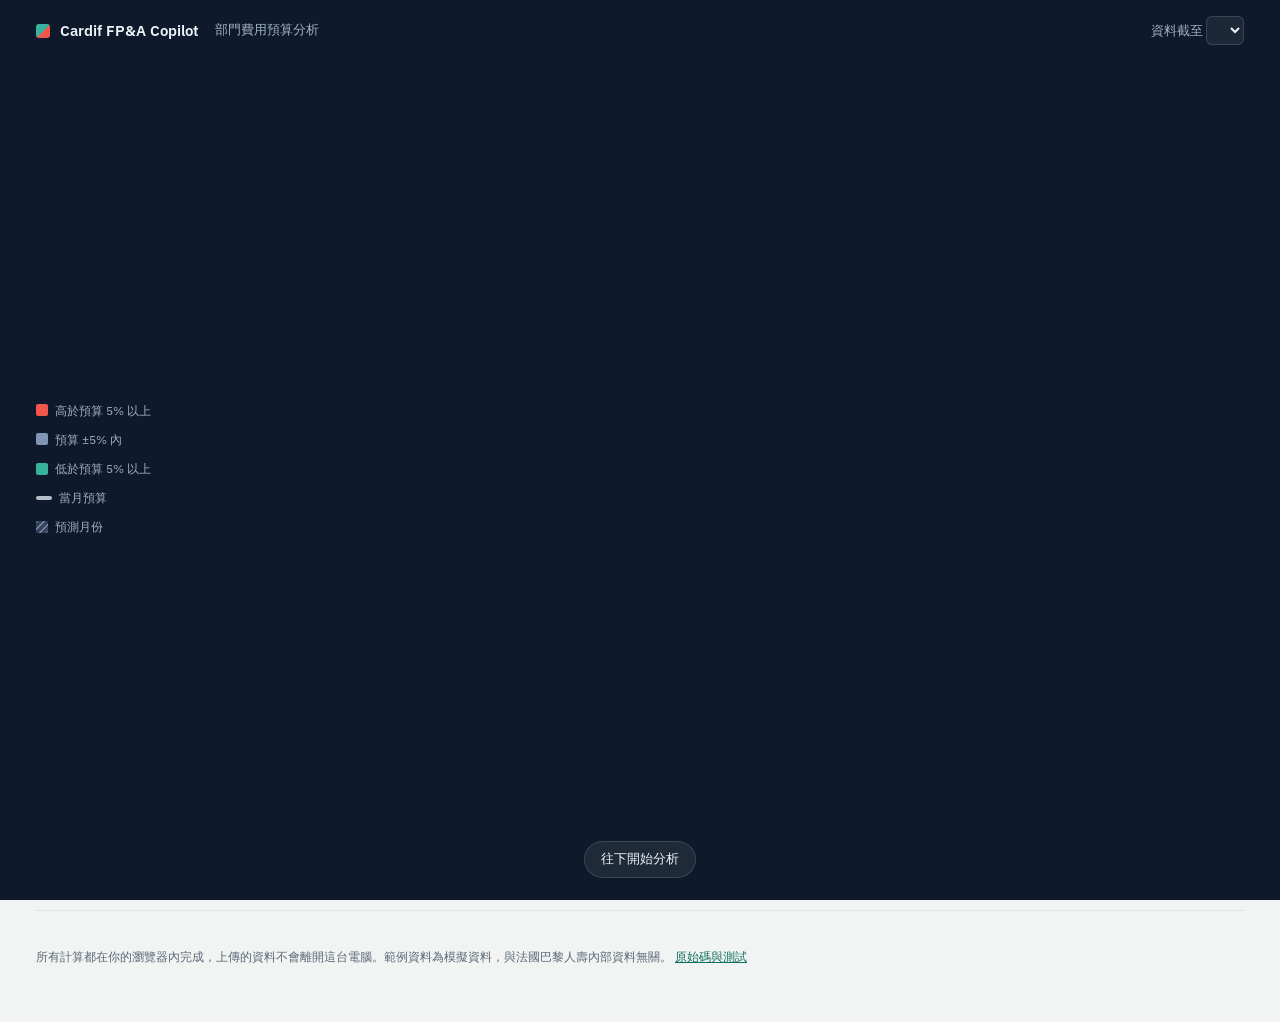
<file: index.html>
<!doctype html>
<html lang="zh-Hant"><head><meta charset="utf-8"><title>Cardif FP&A Copilot</title>
<meta http-equiv="refresh" content="0; url=docs/"><link rel="canonical" href="docs/"></head>
<body><p>前往 <a href="docs/">Cardif FP&amp;A Copilot</a>…</p></body></html>
</file>
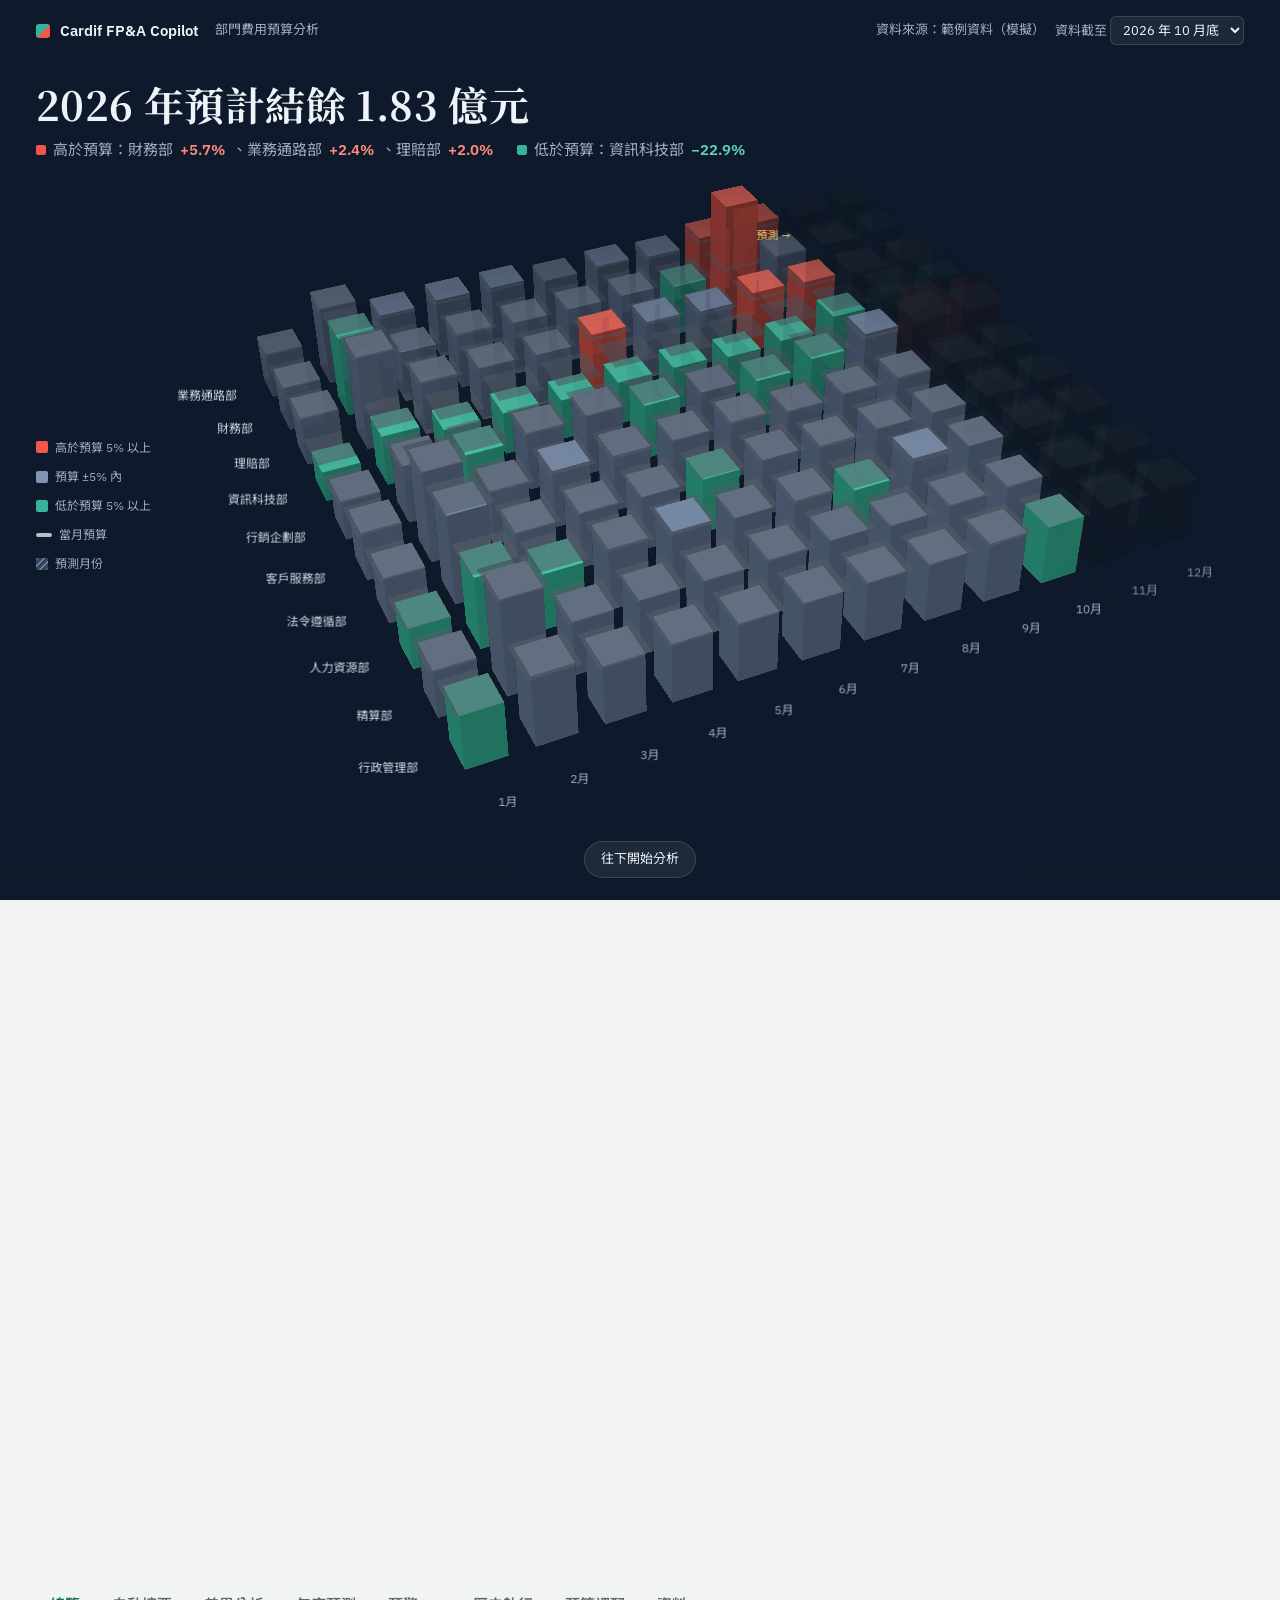
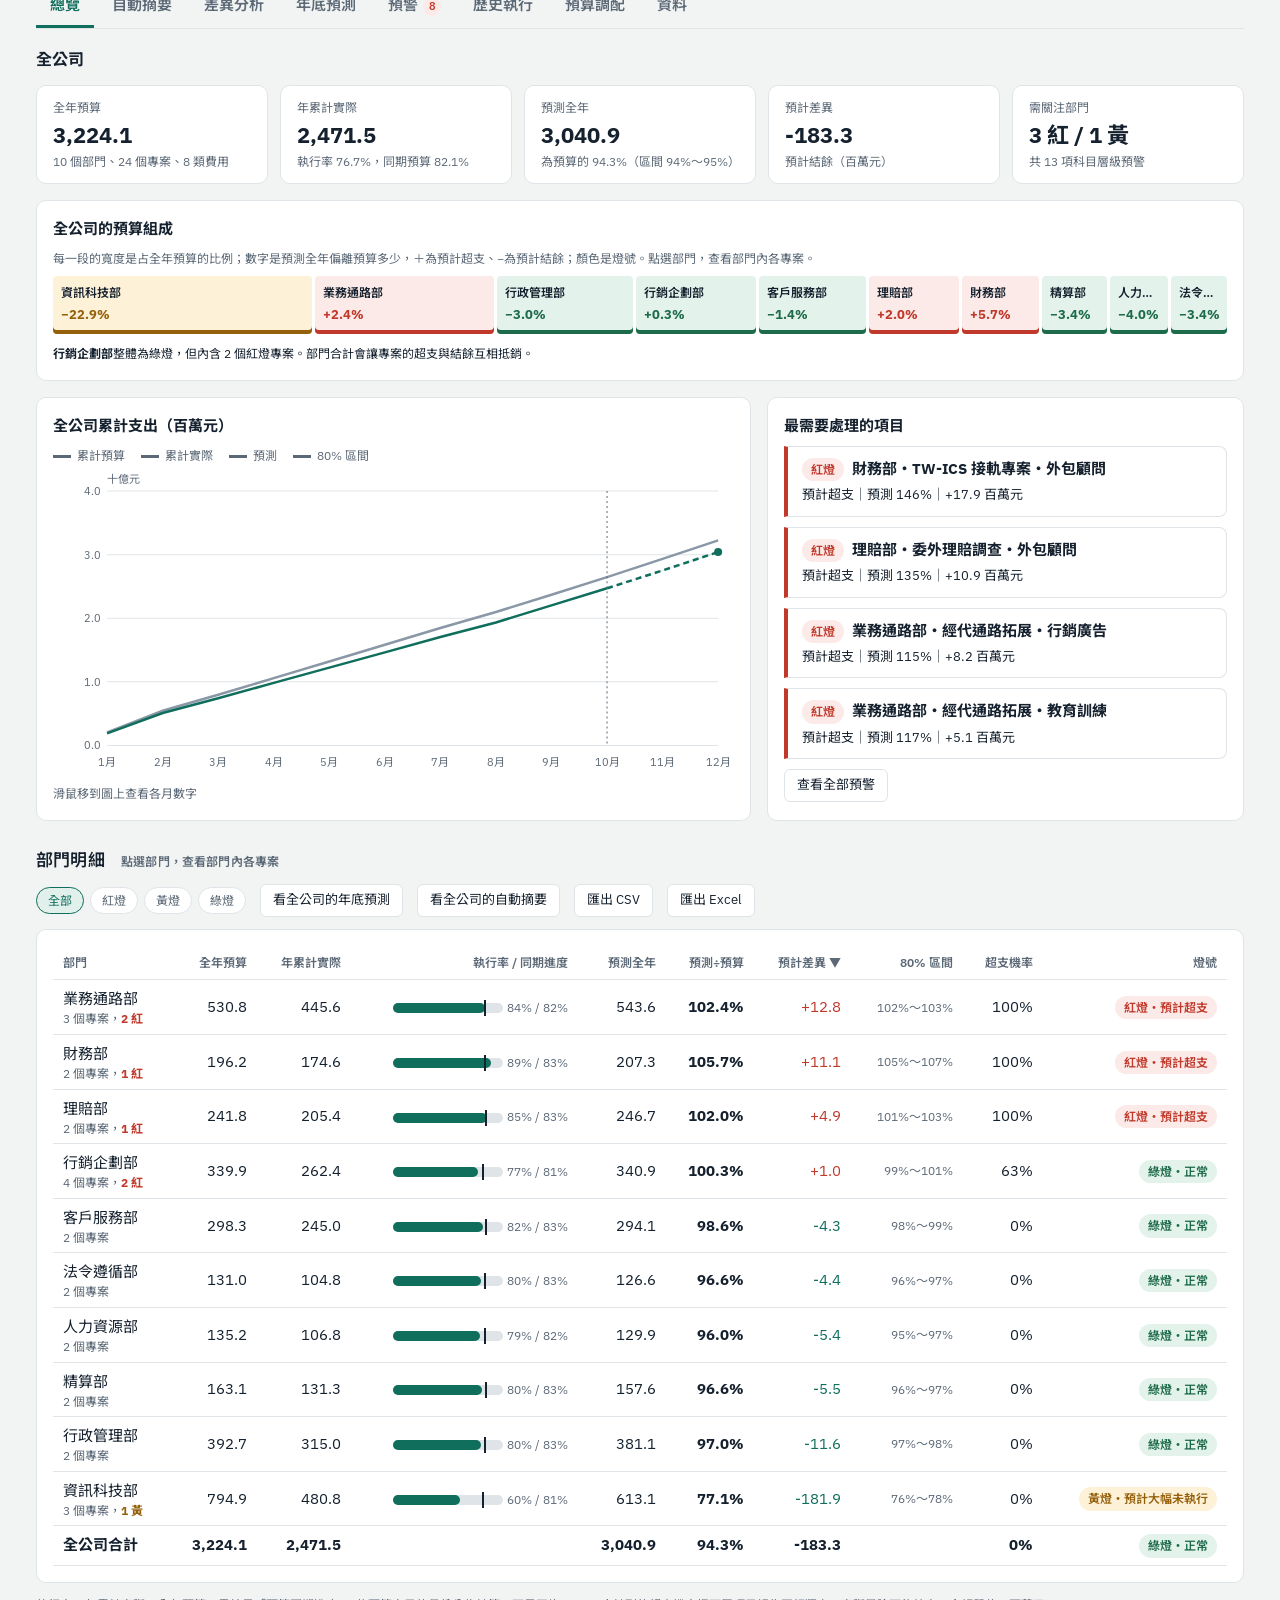
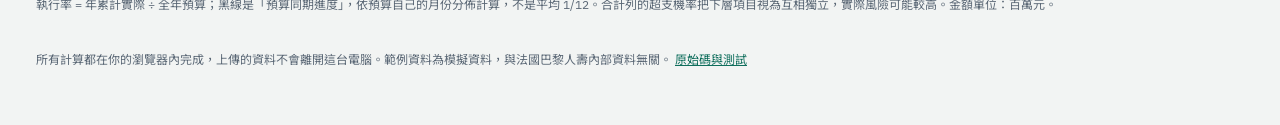
<file: docs/index.html>
<!doctype html>
<html lang="zh-Hant">
<head>
<meta charset="utf-8">
<meta name="viewport" content="width=device-width, initial-scale=1">
<title>Cardif FP&A Copilot｜預算分析與差異分析工具</title>
<meta name="description" content="部門費用預算追蹤、差異分析、年底預測、預警與預算調配。可載入範例資料或上傳自己的預算與實際數。">
<link rel="preconnect" href="https://fonts.googleapis.com">
<link rel="preconnect" href="https://fonts.gstatic.com" crossorigin>
<link href="https://fonts.googleapis.com/css2?family=IBM+Plex+Sans:wght@400;500;600&family=Noto+Sans+TC:wght@400;500;700&family=Noto+Serif+TC:wght@600;700&display=swap" rel="stylesheet">
<link rel="stylesheet" href="vendor/lenis.css">
<link rel="stylesheet" href="css/app.css">
</head>
<body>
<header class="hero" id="hero">
  <div class="hero-bar wrap">
    <div class="brand"><span class="brand-mark" aria-hidden="true"></span>Cardif FP&amp;A Copilot<span class="brand-sub">部門費用預算分析</span></div>
    <div class="ctrl">
      <span id="source"></span>
      <label>資料截至 <select id="asof"></select></label>
    </div>
  </div>
  <div class="hero-copy wrap">
    <h1 class="hero-title" id="hero-title"></h1>
    <p class="hero-sub" id="hero-sub"></p>
  </div>
  <div class="hero-stage wrap">
    <ul class="hero-legend" aria-label="圖例">
      <li><i class="sw over"></i>高於預算 5% 以上</li>
      <li><i class="sw mid"></i>預算 ±5% 內</li>
      <li><i class="sw under"></i>低於預算 5% 以上</li>
      <li><i class="sw plate"></i>當月預算</li>
      <li><i class="sw fc"></i>預測月份</li>
    </ul>
    <div class="field-wrap">
      <canvas id="field" aria-label="各部門每月支出與預算的立體圖"></canvas>
      <div class="field-labels" id="field-labels" aria-hidden="true"></div>
      <div class="field-tip" id="field-tip" hidden></div>
    </div>
    <button class="scroll-cue" id="cue" type="button">往下開始分析</button>
  </div>
</header>

<div class="wrap tool">
  <nav id="nav" aria-label="功能"></nav>
  <main id="view"></main>
  <footer>
    所有計算都在你的瀏覽器內完成，上傳的資料不會離開這台電腦。範例資料為模擬資料，與法國巴黎人壽內部資料無關。
    <a id="repo" href="https://github.com/S10414/InsurHack">原始碼與測試</a>
  </footer>
</div>
<script src="vendor/gsap.min.js"></script>
<script src="vendor/ScrollTrigger.min.js"></script>
<script src="vendor/lenis.min.js"></script>
<script src="vendor/xlsx.mini.min.js"></script>
<script src="js/sample-data.js"></script>
<script src="js/data.js"></script>
<script src="js/engine.js"></script>
<script src="js/summary.js"></script>
<script src="js/charts.js"></script>
<script src="js/field.js"></script>
<script src="js/flow.js"></script>
<script src="js/scene3d.js"></script>
<script src="js/motion.js"></script>
<script src="js/app.js"></script>
</body>
</html>
</file>
<file: docs/vendor/lenis.css>
html.lenis,
html.lenis body {
  height: auto;
}

.lenis:not(.lenis-autoToggle).lenis-stopped {
  overflow: clip;
}

.lenis [data-lenis-prevent],
.lenis [data-lenis-prevent-wheel],
.lenis [data-lenis-prevent-touch],
.lenis [data-lenis-prevent-vertical],
.lenis [data-lenis-prevent-horizontal] {
  overscroll-behavior: contain;
}

.lenis.lenis-smooth iframe {
  pointer-events: none;
}

.lenis.lenis-autoToggle {
  transition-property: overflow;
  transition-duration: 1ms;
  transition-behavior: allow-discrete;
}
</file>
<file: docs/css/app.css>
:root{
  /* paper + ledger ink: cool neutrals, one teal for "on plan", coral/amber reserved for risk */
  --bg:#f2f4f3;--card:#ffffff;--ink:#15212e;--mute:#5b6876;--line:#dfe4e8;--accent:#0f6e5c;--accent-soft:#e2f0ec;--budget:#8a97a6;
  --red:#c0392b;--red-bg:#fbeae7;--amber:#94600a;--amber-bg:#fdf1d8;--green:#1d6b4b;--green-bg:#e3f2ea;--info:#285c97;--info-bg:#e7eff8;
  --hero:#0e1a2b;--hero-ink:#eef3f8;--hero-mute:#9fb0c4;--hero-line:rgba(159,176,196,.22);
  --f-ui:"IBM Plex Sans","Noto Sans TC","PingFang TC","Microsoft JhengHei",sans-serif;
  --f-display:"Noto Serif TC","Songti TC",serif;
}
@media (prefers-color-scheme:dark){:root{
  --bg:#0f1720;--card:#16202b;--ink:#e6ecf2;--mute:#9aa8b6;--line:#26323f;--accent:#40c2a2;--accent-soft:#14332c;--budget:#8a97a6;
  --red:#ff8a7a;--red-bg:#3a1f1c;--amber:#f2bf5e;--amber-bg:#372b12;--green:#7fd3a8;--green-bg:#15302a;--info:#8db6ea;--info-bg:#172739}}
*{box-sizing:border-box}
body{margin:0;background:var(--bg);color:var(--ink);font:15px/1.6 var(--f-ui);font-variant-numeric:tabular-nums}
.wrap{max-width:1240px;margin:0 auto;padding:0 16px}
.tool{padding-bottom:56px}
.top{display:flex;gap:16px;align-items:center;justify-content:space-between;flex-wrap:wrap;padding:18px 0 8px}
.top h1{font-size:21px;margin:0}
.top .sub{color:var(--mute);font-size:13px}
.ctrl{display:flex;gap:10px;align-items:center;flex-wrap:wrap;font-size:13px;color:var(--mute)}
nav{display:flex;gap:4px;flex-wrap:wrap;border-bottom:1px solid var(--line);margin:8px 0 18px;position:sticky;top:0;background:var(--bg);z-index:5;padding-top:4px}
nav button{font:inherit;background:none;border:0;border-bottom:3px solid transparent;color:var(--mute);padding:8px 14px;cursor:pointer;font-weight:600}
nav button:hover{color:var(--ink)}
nav button.on{color:var(--accent);border-color:var(--accent)}
nav .badge{display:inline-block;min-width:18px;padding:0 5px;margin-left:5px;border-radius:9px;background:var(--red-bg);color:var(--red);font-size:11px;text-align:center}
h2{font-size:17px;margin:26px 0 10px}
h3{font-size:15px;margin:0 0 8px}
.card,.kpi{background:var(--card);border:1px solid var(--line);border-radius:10px}
.card{padding:16px}
.kpis{display:grid;grid-template-columns:repeat(auto-fit,minmax(180px,1fr));gap:12px;margin-bottom:16px}
.kpi{padding:12px 16px}.kpi .l{font-size:12px;color:var(--mute)}.kpi .v{font-size:22px;font-weight:700;font-variant-numeric:tabular-nums}.kpi .n{font-size:12px;color:var(--mute)}
.grid2{display:grid;grid-template-columns:3fr 2fr;gap:16px}
.grid2e{display:grid;grid-template-columns:1fr 1fr;gap:16px}
@media(max-width:900px){.grid2,.grid2e{grid-template-columns:1fr}}
.tw{overflow-x:auto}
table{border-collapse:collapse;width:100%;font-variant-numeric:tabular-nums}
th,td{padding:7px 10px;text-align:right;border-bottom:1px solid var(--line);white-space:nowrap}
th{font-size:12px;color:var(--mute);font-weight:600;user-select:none}
th.s{cursor:pointer}th.s:hover{color:var(--ink)}
th:first-child,td:first-child{text-align:left}
td.l,th.l{text-align:left}
tr.click{cursor:pointer}tr.click:hover{background:var(--accent-soft)}tr.sel{background:var(--accent-soft)}
tfoot td{font-weight:700}
.pill{display:inline-block;padding:2px 9px;border-radius:999px;font-size:12px;font-weight:600}
.pill.red{background:var(--red-bg);color:var(--red)}.pill.amber{background:var(--amber-bg);color:var(--amber)}.pill.green{background:var(--green-bg);color:var(--green)}.pill.info{background:var(--info-bg);color:var(--info)}
.tag{display:inline-block;padding:1px 7px;margin:1px 3px 1px 0;border-radius:4px;background:var(--info-bg);color:var(--info);font-size:12px}
.pos{color:var(--red)}.neg{color:var(--accent)}
.bar{position:relative;width:110px;height:10px;background:var(--line);border-radius:5px;display:inline-block;vertical-align:middle}
.bar i{position:absolute;left:0;top:0;bottom:0;border-radius:5px;background:var(--accent)}
.bar b{position:absolute;top:-3px;bottom:-3px;width:2px;background:var(--ink)}
.legend{display:flex;gap:16px;flex-wrap:wrap;font-size:12px;color:var(--mute);margin:2px 0 8px}
.legend span::before{content:"";display:inline-block;width:18px;border-top:3px solid;margin-right:6px;vertical-align:middle}
.lg-b::before{border-color:var(--budget)}.lg-a::before{border-color:var(--accent)}.lg-f::before{border-color:var(--accent);border-top-style:dashed}.lg-band::before{border-color:var(--accent-soft);border-top-width:8px}
svg text{fill:var(--mute);font-size:11px}
.tip{font-size:12px;color:var(--mute);min-height:20px;margin-top:4px}
.small{font-size:12px;color:var(--mute)}
.row{display:flex;gap:14px;flex-wrap:wrap;align-items:center;margin-bottom:12px;font-size:13px}
.row label{display:flex;gap:6px;align-items:center;color:var(--mute)}
select,input[type=number],input[type=file]{font:inherit;font-size:13px;color:var(--ink);background:var(--card);border:1px solid var(--line);border-radius:6px;padding:4px 8px}
input[type=number]{width:96px}
input[type=range]{width:240px;accent-color:var(--accent)}
button.btn{font:inherit;font-size:13px;border:1px solid var(--line);background:var(--card);color:var(--ink);border-radius:6px;padding:5px 12px;cursor:pointer}
button.btn:hover{border-color:var(--accent)}
button.pri{background:var(--accent);color:#fff;border-color:var(--accent)}
.chips{display:flex;gap:6px;flex-wrap:wrap}
.chip{font:inherit;font-size:12px;border:1px solid var(--line);background:var(--card);color:var(--mute);border-radius:999px;padding:3px 11px;cursor:pointer}
.chip.on{background:var(--accent-soft);color:var(--accent);border-color:var(--accent)}
.alert{border-left:4px solid var(--line);padding:10px 14px;margin-bottom:10px;background:var(--card);border-radius:0 8px 8px 0;border:1px solid var(--line);border-left-width:4px}
.alert.red{border-left-color:var(--red)}.alert.amber{border-left-color:var(--amber)}.alert.info{border-left-color:var(--info)}
.alert .t{font-weight:700}.alert .t .pill{margin-right:8px}
.alert .x{color:var(--mute);font-size:14px;margin-top:2px}
.alert .a{font-size:13px;margin-top:4px}
.note{background:var(--info-bg);color:var(--info);border-radius:8px;padding:8px 12px;font-size:13px;margin-bottom:12px}
.warn{background:var(--amber-bg);color:var(--amber);border-radius:8px;padding:8px 12px;font-size:13px;margin-bottom:8px}
.empty{padding:30px;text-align:center;color:var(--mute)}
.hl{font-weight:700}
footer{margin-top:36px;color:var(--mute);font-size:12px}
a{color:var(--accent)}
.big{font-size:26px;font-weight:700;font-variant-numeric:tabular-nums}
.drop{border:2px dashed var(--line);border-radius:10px;padding:18px;text-align:center}
@media print{nav,.ctrl,.btn{display:none}}
td.nw{white-space:normal;min-width:280px;max-width:460px}

/* ---------------------------------------------------------------- hero */
.hero{position:relative;background:var(--hero);color:var(--hero-ink);height:100vh;height:100svh;min-height:620px;display:flex;flex-direction:column;overflow:hidden}
.hero::after{content:"";position:absolute;left:0;right:0;bottom:0;height:90px;background:linear-gradient(to bottom,rgba(14,26,43,0),var(--hero));pointer-events:none}
.hero-bar{display:flex;justify-content:space-between;align-items:center;gap:12px;flex-wrap:wrap;width:100%;padding-top:16px;padding-bottom:8px;position:relative;z-index:3}
.brand{font-weight:600;font-size:15px;display:flex;align-items:center;gap:10px}
.brand-mark{width:14px;height:14px;border-radius:3px;background:linear-gradient(135deg,#36b39a 0 50%,#f0574a 50% 100%)}
.brand-sub{color:var(--hero-mute);font-weight:400;font-size:13px;margin-left:6px}
.hero .ctrl{color:var(--hero-mute)}
.hero select{background:rgba(255,255,255,.06);color:var(--hero-ink);border-color:var(--hero-line)}
.hero select option{color:#15212e}
.hero-copy{position:relative;z-index:3;width:100%;padding-top:3vh}
/* one line at every width: the size follows the viewport and the line never wraps */
.hero-title{font-family:var(--f-display);font-weight:700;font-size:clamp(19px,4.6vw,40px);line-height:1.2;letter-spacing:.01em;margin:0;white-space:nowrap}
/* one-line subtitle: which departments are forecast above / below budget */
.hero-sub{margin:8px 0 0;font-size:clamp(12px,1.25vw,15px);color:var(--hero-mute);white-space:nowrap;overflow:hidden;text-overflow:ellipsis}
.hero-sub .grp{display:inline-flex;align-items:center;gap:7px}
.hero-sub .grp + .grp{margin-left:1.6em}
.hero-sub b{font-weight:600;font-variant-numeric:tabular-nums}
.hero-sub .over b{color:#ff8a7a}.hero-sub .under b{color:#5fd3b7}
.hero-sub .sw{width:10px;height:10px}
.hero-title .ln{display:block;overflow:hidden;padding-bottom:.06em}
.hero-title .ln > span{display:inline-block}
.hero-title b{font-family:inherit;font-weight:inherit;font-variant-numeric:lining-nums;letter-spacing:inherit}
.hero-legend{list-style:none;padding:0;margin:0;display:flex;flex-direction:column;gap:10px;font-size:12px;color:var(--hero-mute);align-self:center;z-index:3}
.hero-legend li{display:flex;align-items:center;gap:7px}
.sw{display:inline-block;width:12px;height:12px;border-radius:2px}
.sw.over{background:#f0574a}.sw.mid{background:#8094b3}.sw.under{background:#36b39a}
.sw.plate{height:4px;width:16px;background:rgba(238,245,255,.75)}
.sw.fc{background:repeating-linear-gradient(135deg,rgba(128,148,179,.9) 0 2px,rgba(128,148,179,.35) 2px 5px)}
/* field below the headline, legend in its own column beside the field */
.hero-stage{position:relative;width:100%;flex:1;min-height:300px;display:grid;grid-template-columns:auto minmax(0,1fr);grid-template-rows:minmax(0,1fr);
  gap:18px;padding-top:1vh;padding-bottom:60px}
.field-wrap{position:relative;min-height:260px}
#field{position:absolute;inset:0;width:100%;height:100%;display:block;touch-action:pan-y}
.field-labels{position:absolute;inset:0;pointer-events:none;z-index:2}
.field-labels span{position:absolute;left:0;top:0;white-space:nowrap;font-size:12px;color:var(--hero-mute);will-change:transform}
.field-labels .fl-row{color:#c9d5e3}
.field-labels .fl-month.f{color:#7f8fa5}
.field-labels .fl-today{color:#f2cf73;font-size:11px}
.field-tip{position:absolute;left:0;top:0;z-index:4;pointer-events:none;background:rgba(9,17,29,.92);border:1px solid var(--hero-line);border-radius:8px;padding:8px 11px;font-size:12px;line-height:1.55;color:var(--hero-ink);min-width:190px;box-shadow:0 8px 24px rgba(0,0,0,.35)}
.field-tip .pos{color:#ff8a7a}.field-tip .neg{color:#5fd3b7}
.scroll-cue{position:absolute;left:50%;bottom:22px;transform:translateX(-50%);z-index:5;font:inherit;font-size:13px;color:var(--hero-ink);background:rgba(255,255,255,.07);border:1px solid var(--hero-line);border-radius:999px;padding:7px 16px;cursor:pointer}
.scroll-cue:hover{background:rgba(255,255,255,.14)}
.no-webgl .hero{height:auto;min-height:0;padding-bottom:36px}
.no-webgl .hero-stage,.no-webgl .hero-legend{display:none}
:focus-visible{outline:2px solid var(--accent);outline-offset:2px}
.hero :focus-visible{outline-color:#f2cf73}

/* ---------------------------------------------------------------- tool chrome */
nav{background:var(--bg);margin-top:0;padding-top:10px}
nav button{font-family:var(--f-ui)}
h2{font-weight:600;letter-spacing:.01em}
@media (max-width:640px){
  .hero{min-height:560px}
  .hero-stage{grid-template-columns:minmax(0,1fr);grid-template-rows:auto minmax(0,1fr);gap:10px;padding-top:12px}
  .hero-legend{flex-direction:row;flex-wrap:wrap;gap:6px 14px;align-self:start;font-size:11px}
  .hero-sub{font-size:12px}.hero-sub .grp{gap:5px}.hero-sub .grp + .grp{margin-left:1em}
  .brand-sub{display:none}
  .field-labels span{font-size:10px}
}

.nw{white-space:nowrap}

/* ---------- drill-down: breadcrumb, budget composition strip, two-line name cells */
.crumbs{display:flex;flex-wrap:wrap;align-items:center;gap:6px;font-size:14px;margin:0 0 12px;color:var(--mute)}
.crumbs button{font:inherit;background:none;border:0;padding:2px 0;color:var(--accent);cursor:pointer;text-decoration:underline;text-underline-offset:3px;text-decoration-color:color-mix(in srgb,var(--accent) 40%,transparent)}
.crumbs button:hover{text-decoration-color:var(--accent)}
.crumbs span{color:var(--ink);font-weight:700;font-size:16px}
.crumbs i{font-style:normal;color:var(--budget)}
.strip-card{margin-bottom:16px}
.strip{display:flex;gap:3px;height:58px}
.seg{font:inherit;min-width:0;display:flex;flex-direction:column;justify-content:space-between;align-items:flex-start;text-align:left;
  padding:7px 8px 9px;border:0;border-radius:4px;cursor:pointer;color:var(--ink);background:var(--green-bg);box-shadow:inset 0 -4px 0 var(--green);overflow:hidden}
.seg.amber{background:var(--amber-bg);box-shadow:inset 0 -4px 0 var(--amber)}
.seg.red{background:var(--red-bg);box-shadow:inset 0 -4px 0 var(--red)}
.seg:hover,.seg:focus-visible{outline:2px solid var(--ink);outline-offset:-2px}
.seg .nm{font-size:12px;font-weight:600;white-space:nowrap;overflow:hidden;text-overflow:ellipsis;max-width:100%}
.seg .rt{font-size:13px;font-weight:700;font-variant-numeric:tabular-nums}
.seg.red .rt{color:var(--red)}.seg.amber .rt{color:var(--amber)}.seg.green .rt{color:var(--green)}
.hidden-risk{margin:10px 0 0;color:var(--ink)}
td .nm{display:block}
td .sub{display:block;font-size:12px;color:var(--mute);line-height:1.3}
.amb{color:var(--amber)}
:focus-visible{outline:2px solid var(--accent);outline-offset:2px}
@media(max-width:600px){.strip{height:50px}.seg{padding:5px 6px 8px}.seg .nm{font-size:11px}}
@media(max-width:600px){.kpis{grid-template-columns:1fr 1fr;gap:8px}.kpi{padding:10px 12px}.kpi .v{font-size:19px}}

/* reallocation flow: same dark stage as the hero so the colours mean the same thing */
.flow-card{background:var(--hero);color:var(--hero-ink);border-radius:10px;padding:14px 16px 12px;margin:6px 0 8px}
.flow-head{display:flex;justify-content:space-between;align-items:center;gap:12px;flex-wrap:wrap}
.flow-head h3{margin:0;color:var(--hero-ink)}
.flow-ctl{display:flex;align-items:center;gap:12px;flex-wrap:wrap;font-size:12px;color:var(--hero-mute)}
.flow-ctl label{display:flex;align-items:center;gap:6px}
.flow-ctl input[type=range]{width:150px;accent-color:#36b39a}
.flow-card .btn{background:rgba(255,255,255,.07);color:var(--hero-ink);border-color:var(--hero-line)}
.flow-wrap{position:relative;height:clamp(320px,52vh,520px);margin-top:6px}
.flow-wrap canvas{position:absolute;inset:0;width:100%;height:100%;display:block}
.flow-labels .fw-bar{display:flex;flex-direction:column;line-height:1.25;text-shadow:0 0 4px var(--hero),0 0 8px var(--hero),0 0 2px var(--hero)}
.flow-labels .fw-bar.l{align-items:flex-end;text-align:right}
.flow-labels .fw-bar b{font-weight:500;color:#dbe4ee;font-size:12px}
.flow-labels .fw-bar i{font-style:normal;color:#7f8fa5;font-size:10.5px}
.flow-labels .fw-head{font-size:12px;font-weight:600;letter-spacing:.02em}
.flow-labels .fw-head.l{color:#5fd3b7}.flow-labels .fw-head.r{color:#ff8a7a}
.flow-legend{list-style:none;display:flex;flex-wrap:wrap;gap:6px 16px;padding:0;margin:8px 0 0;font-size:12px;color:var(--hero-mute)}
.flow-legend li{display:flex;align-items:center;gap:6px}
.flow-legend .hint{color:#7f8fa5;margin-left:auto}
.flow-legend .tap{display:none}
@media(max-width:600px){.flow-legend .tap{display:flex}}
.flow-labels.compact .fw-bar{display:none}
.flow-labels .fw-bar{transition:opacity .15s}.flow-labels .fw-bar.dim{opacity:.3!important}
.sw.ghost{background:rgba(54,179,154,.2);outline:1px solid rgba(54,179,154,.6)}
.sw.xcat{background:#f9c254}
@media(max-width:640px){.flow-legend .hint{margin-left:0}.flow-ctl input[type=range]{width:110px}.flow-labels .fw-bar i{display:none}}

.foot{color:var(--mute);margin:22px 0 0;max-width:80ch;line-height:1.7}

/* variance terrain / forecast corridor */
.sc-card .flow-head{justify-content:flex-start;gap:14px;align-items:baseline}
.sc-sub{font-size:12px;color:var(--hero-mute)}
.sc-wrap{height:clamp(300px,48vh,480px)}
.sc-labels .sc-l{position:absolute;left:0;top:0;white-space:nowrap;font-size:12px;color:var(--hero-mute);will-change:transform;transition:opacity .15s}
.sc-labels .row{color:#dbe4ee}
.sc-labels .month.f{color:#7f8fa5}.sc-labels .month.win{color:#f2cf73}
.sc-labels .end b{font-weight:600;font-size:12px}.sc-labels .end .pos{color:#ff8a7a}.sc-labels .end .neg{color:#5fd3b7}
.field-tip .small{color:var(--hero-mute);font-size:11px}
.sw.act{background:#6b8cb8}.sw.band{background:linear-gradient(90deg,rgba(240,87,74,.55),rgba(242,179,77,.55),rgba(54,179,154,.55))}
.sw.win{background:rgba(242,207,115,.35);outline:1px solid rgba(242,207,115,.6)}
@media(max-width:640px){.sc-sub{display:none}}
.sc-labels.compact .month.alt{display:none}
.sc-labels .val{display:flex;flex-direction:column;align-items:center;line-height:1.2;text-shadow:0 0 4px var(--hero),0 0 8px var(--hero)}
.sc-labels .val b{font-size:13px;font-weight:600}.sc-labels .val .pos{color:#ff8a7a}.sc-labels .val .neg{color:#5fd3b7}
.sc-labels .val i{font-style:normal;font-size:10.5px;color:var(--hero-mute)}
.sc-labels .val.down{flex-direction:column-reverse}
.sc-labels .name{color:#dbe4ee;font-size:12px}
.sc-labels .axis{font-size:10.5px;color:#7f8fa5}.sc-labels .axis.zero{color:#eef3f8}
.sc-labels.compact .name{writing-mode:vertical-rl;font-size:11px;transform-origin:center}
.sc-labels.compact .val i{display:none}.sc-labels.compact .val b{font-size:10.5px}
.sw.amber{background:#f2b34d}.sw.glass{background:rgba(128,148,179,.25);outline:1px solid rgba(200,215,235,.5)}

/* rule-based summary */
.summary{margin-bottom:16px}
.sum-head{display:flex;justify-content:space-between;align-items:center;gap:12px}
.sum-head h3{margin:0}
.sum-lead{margin:8px 0 10px;font-size:15px;line-height:1.75;max-width:88ch}
.sum-list{list-style:none;margin:0;padding:0;display:grid;gap:6px}
.sum-list li{display:flex;gap:10px;align-items:flex-start;justify-content:space-between;padding:7px 10px;border-radius:6px;font-size:14px;line-height:1.65}
.sum-list li span{max-width:92ch}
.sum-list .t-red{background:var(--red-bg)}.sum-list .t-amber{background:var(--amber-bg)}.sum-list .t-info{background:var(--info-bg)}.sum-list .t-ok{background:var(--green-bg)}
.sum-go{flex:none;font:inherit;font-size:12px;border:1px solid var(--line);background:var(--card);color:var(--ink);border-radius:5px;padding:2px 9px;cursor:pointer;white-space:nowrap}
.sum-go:hover{border-color:var(--accent);color:var(--accent)}
.sum-note{margin:10px 0 0}
@media(max-width:640px){.sum-list li{flex-direction:column;gap:4px}.sum-lead{font-size:14px}}
@media print{.sum-go,[data-copy-summary]{display:none}}
</file>
